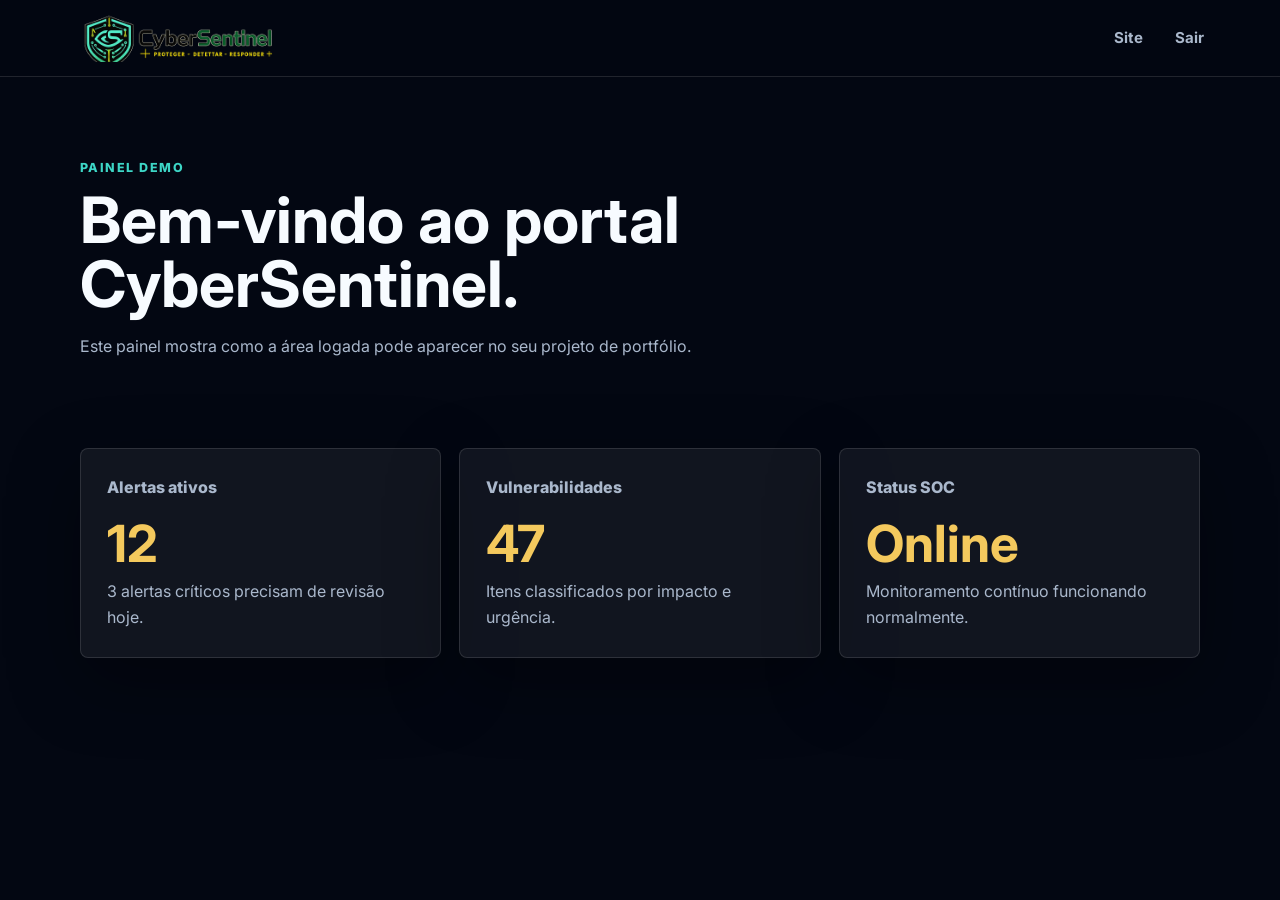
<file: dashboard.html>
<!DOCTYPE html>
<html lang="pt-br">

<head>
    <meta charset="UTF-8">
    <meta name="viewport" content="width=device-width, initial-scale=1.0">
    <meta name="description" content="Painel demonstrativo CyberSentinel.">
    <title>Painel | CyberSentinel</title>
    <link rel="preconnect" href="https://fonts.googleapis.com">
    <link rel="preconnect" href="https://fonts.gstatic.com" crossorigin>
    <link href="https://fonts.googleapis.com/css2?family=Inter:wght@400;500;600;700;800&display=swap" rel="stylesheet">
    <link rel="stylesheet" href="css/styles.css">
</head>

<body class="dashboard-page">
    <nav class="navbar dashboard-nav" aria-label="Menu do painel">
        <a class="brand" href="index.html">
            <img class="brand-logo" src="assets/img/CyberSentinel.png" alt="CyberSentinel">
        </a>
        <div class="nav-links dashboard-links">
            <a href="index.html">Site</a>
            <a href="login.html">Sair</a>
        </div>
    </nav>

    <main class="dashboard-main">
        <section class="dashboard-hero">
            <div class="container">
                <p class="section-kicker">Painel demo</p>
                <h1>Bem-vindo ao portal CyberSentinel.</h1>
                <p>Este painel mostra como a área logada pode aparecer no seu projeto de portfólio.</p>
            </div>
        </section>

        <section class="dashboard-section">
            <div class="container dashboard-grid">
                <article class="dashboard-card">
                    <span>Alertas ativos</span>
                    <strong>12</strong>
                    <p>3 alertas críticos precisam de revisão hoje.</p>
                </article>
                <article class="dashboard-card">
                    <span>Vulnerabilidades</span>
                    <strong>47</strong>
                    <p>Itens classificados por impacto e urgência.</p>
                </article>
                <article class="dashboard-card">
                    <span>Status SOC</span>
                    <strong>Online</strong>
                    <p>Monitoramento contínuo funcionando normalmente.</p>
                </article>
            </div>
        </section>
    </main>

    <script src="js/main.js"></script>
</body>

</html>
</file>
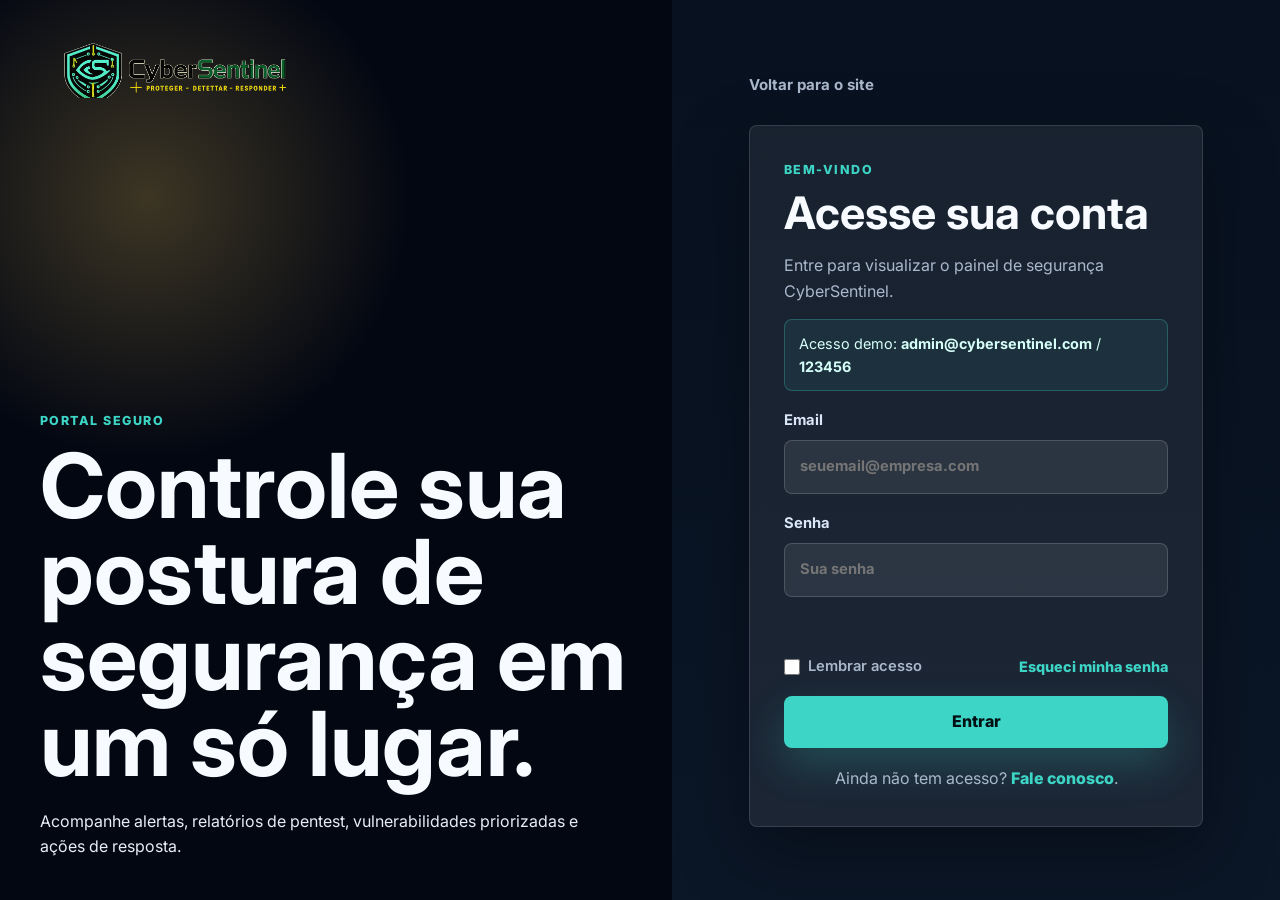
<file: login.html>
<!DOCTYPE html>
<html lang="pt-br">

<head>
    <meta charset="UTF-8">
    <meta name="viewport" content="width=device-width, initial-scale=1.0">
    <meta name="description" content="Login do portal CyberSentinel.">
    <title>Login | CyberSentinel</title>
    <link rel="preconnect" href="https://fonts.googleapis.com">
    <link rel="preconnect" href="https://fonts.gstatic.com" crossorigin>
    <link href="https://fonts.googleapis.com/css2?family=Inter:wght@400;500;600;700;800&display=swap" rel="stylesheet">
    <link rel="stylesheet" href="css/styles.css">
</head>

<body class="login-page">
    <main class="login-shell">
        <section class="login-visual" aria-label="Apresentação CyberSentinel">
            <a class="brand login-brand" href="index.html">
                <img class="brand-logo" src="assets/img/CyberSentinel.png" alt="CyberSentinel">
            </a>
            <div class="login-visual-content">
                <p class="eyebrow">Portal seguro</p>
                <h1>Controle sua postura de segurança em um só lugar.</h1>
                <p>
                    Acompanhe alertas, relatórios de pentest, vulnerabilidades priorizadas e ações de resposta.
                </p>
            </div>
        </section>

        <section class="login-panel" aria-label="Formulário de login">
            <a class="back-link" href="index.html">Voltar para o site</a>
            <form class="login-form" action="#" method="POST" data-login-form>
                <div>
                    <p class="section-kicker">Bem-vindo</p>
                    <h2>Acesse sua conta</h2>
                    <p class="form-intro">Entre para visualizar o painel de segurança CyberSentinel.</p>
                    <p class="demo-access">Acesso demo: <strong>admin@cybersentinel.com</strong> / <strong>123456</strong></p>
                </div>
                <label>
                    Email
                    <input type="email" name="email" placeholder="seuemail@empresa.com" autocomplete="email" required>
                </label>
                <label>
                    Senha
                    <input type="password" name="senha" placeholder="Sua senha" autocomplete="current-password" required>
                </label>
                <p class="form-message" data-login-message aria-live="polite"></p>
                <div class="form-options">
                    <label class="checkbox-label">
                        <input type="checkbox" name="lembrar">
                        Lembrar acesso
                    </label>
                    <a href="#">Esqueci minha senha</a>
                </div>
                <button type="submit" class="btn btn-primary full-width">Entrar</button>
                <p class="signup-note">Ainda não tem acesso? <a href="index.html#contato">Fale conosco</a>.</p>
            </form>
        </section>
    </main>

    <script src="js/main.js"></script>
</body>

</html>
</file>
<file: css/styles.css>
:root {
    --bg: #07111f;
    --bg-deep: #030712;
    --surface: #0f1b2d;
    --surface-soft: #15243a;
    --line: rgba(255, 255, 255, 0.12);
    --text: #f7fbff;
    --muted: #aab8cc;
    --primary: #3dd6c6;
    --primary-dark: #128c85;
    --accent: #f4c95d;
    --danger: #ff6b6b;
    --shadow: 0 24px 70px rgba(0, 0, 0, 0.35);
}

* {
    box-sizing: border-box;
    margin: 0;
    padding: 0;
}

html {
    scroll-behavior: smooth;
}

body {
    min-height: 100vh;
    background: var(--bg);
    color: var(--text);
    font-family: "Inter", Arial, sans-serif;
    line-height: 1.6;
}

a {
    color: inherit;
}

img {
    display: block;
    max-width: 100%;
}

.container {
    width: min(1120px, calc(100% - 40px));
    margin: 0 auto;
}

.navbar {
    position: fixed;
    top: 0;
    left: 0;
    z-index: 30;
    width: 100%;
    min-height: 76px;
    display: flex;
    align-items: center;
    justify-content: space-between;
    padding: 14px clamp(20px, 5vw, 64px);
    border-bottom: 1px solid var(--line);
    background: rgba(3, 7, 18, 0.82);
    backdrop-filter: blur(18px);
}

.brand {
    display: inline-flex;
    align-items: center;
    gap: 10px;
    color: var(--text);
    font-weight: 800;
    text-decoration: none;
    letter-spacing: 0;
}

.brand-logo {
    display: block;
    width: clamp(150px, 18vw, 220px);
    height: 48px;
    border-radius: 8px;
    object-fit: cover;
    object-position: center;
}

.brand-mark {
    display: grid;
    width: 40px;
    height: 40px;
    place-items: center;
    border: 1px solid rgba(61, 214, 198, 0.45);
    border-radius: 8px;
    background: rgba(61, 214, 198, 0.12);
    color: var(--primary);
    font-size: 0.86rem;
}

.nav-links {
    display: flex;
    align-items: center;
    gap: 8px;
}

.nav-links a,
.back-link {
    color: var(--muted);
    font-size: 0.94rem;
    font-weight: 700;
    text-decoration: none;
    transition: color 0.2s ease, background 0.2s ease;
}

.nav-links a {
    padding: 10px 12px;
    border-radius: 8px;
}

.nav-links a:hover,
.back-link:hover {
    color: var(--text);
}

.nav-links .nav-login {
    border: 1px solid rgba(61, 214, 198, 0.35);
    color: var(--primary);
}

.menu-toggle {
    display: none;
    width: 42px;
    height: 42px;
    border: 1px solid var(--line);
    border-radius: 8px;
    background: rgba(255, 255, 255, 0.05);
    cursor: pointer;
}

.menu-toggle span {
    display: block;
    width: 18px;
    height: 2px;
    margin: 4px auto;
    background: var(--text);
}

.hero {
    position: relative;
    min-height: 92vh;
    display: flex;
    align-items: center;
    overflow: hidden;
    background:
        linear-gradient(90deg, rgba(3, 7, 18, 0.92), rgba(3, 7, 18, 0.62), rgba(3, 7, 18, 0.88)),
        url("https://images.unsplash.com/photo-1550751827-4bd374c3f58b?auto=format&fit=crop&w=1800&q=85") center/cover;
}

#particles-js,
.hero-overlay {
    position: absolute;
    inset: 0;
}

#particles-js {
    z-index: 1;
}

.hero-overlay {
    z-index: 2;
    background: radial-gradient(circle at 20% 30%, rgba(61, 214, 198, 0.24), transparent 34%);
}

.hero-content {
    position: relative;
    z-index: 3;
    padding: 130px 0 90px;
}

.eyebrow,
.section-kicker {
    color: var(--primary);
    font-size: 0.78rem;
    font-weight: 800;
    letter-spacing: 0.12em;
    text-transform: uppercase;
}

.hero h1,
.login-visual h1 {
    max-width: 820px;
    margin-top: 12px;
    font-size: clamp(2.7rem, 7vw, 5.7rem);
    line-height: 0.96;
    letter-spacing: 0;
}

.hero-copy {
    max-width: 660px;
    margin: 24px 0 34px;
    color: #d9e6f8;
    font-size: 1.13rem;
}

.hero-actions {
    display: flex;
    flex-wrap: wrap;
    gap: 14px;
}

.btn {
    display: inline-flex;
    min-height: 48px;
    align-items: center;
    justify-content: center;
    padding: 13px 20px;
    border: 0;
    border-radius: 8px;
    cursor: pointer;
    font: inherit;
    font-weight: 800;
    text-decoration: none;
    transition: transform 0.2s ease, box-shadow 0.2s ease, background 0.2s ease;
}

.btn:hover {
    transform: translateY(-2px);
}

.btn-primary {
    background: var(--primary);
    color: #021013;
    box-shadow: 0 18px 40px rgba(61, 214, 198, 0.22);
}

.btn-primary:hover {
    background: #69eadf;
}

.btn-secondary {
    border: 1px solid rgba(255, 255, 255, 0.22);
    background: rgba(255, 255, 255, 0.08);
    color: var(--text);
}

.full-width {
    width: 100%;
}

section {
    padding: 96px 0;
}

.section-band {
    background: #091525;
}

.split-layout,
.contact-layout {
    display: grid;
    grid-template-columns: 1.1fr 0.9fr;
    gap: 48px;
    align-items: center;
}

h2 {
    margin: 10px 0 16px;
    font-size: clamp(2rem, 4vw, 3.3rem);
    line-height: 1.05;
}

.sobre p,
.contato p,
.form-intro {
    color: var(--muted);
}

.demo-access {
    margin-top: 14px;
    padding: 12px 14px;
    border: 1px solid rgba(61, 214, 198, 0.28);
    border-radius: 8px;
    background: rgba(61, 214, 198, 0.08);
    color: #d7fff9;
    font-size: 0.9rem;
}

.metrics-panel {
    display: grid;
    grid-template-columns: repeat(3, 1fr);
    gap: 14px;
}

.metrics-panel div,
.service-card,
.feedback-card,
.contact-form,
.login-form {
    border: 1px solid var(--line);
    border-radius: 8px;
    background: rgba(255, 255, 255, 0.055);
    box-shadow: var(--shadow);
}

.metrics-panel div {
    padding: 24px;
}

.metrics-panel strong {
    display: block;
    color: var(--accent);
    font-size: 2rem;
    line-height: 1;
}

.metrics-panel span {
    display: block;
    margin-top: 10px;
    color: var(--muted);
    font-size: 0.9rem;
}

.servicos {
    background: var(--bg-deep);
}

.section-heading {
    max-width: 720px;
    margin-bottom: 34px;
}

.service-grid,
.feedback-grid {
    display: grid;
    grid-template-columns: repeat(4, 1fr);
    gap: 18px;
}

.service-card {
    min-height: 270px;
    padding: 26px;
    transition: transform 0.2s ease, border-color 0.2s ease;
}

.service-card:hover {
    transform: translateY(-8px);
    border-color: rgba(61, 214, 198, 0.52);
}

.service-icon {
    display: grid;
    width: 54px;
    height: 54px;
    place-items: center;
    margin-bottom: 22px;
    border-radius: 8px;
    background: rgba(61, 214, 198, 0.13);
    color: var(--primary);
    font-size: 0.82rem;
    font-weight: 900;
}

.service-card h3 {
    margin-bottom: 10px;
    font-size: 1.16rem;
}

.service-card p,
.feedback-card p {
    color: var(--muted);
    font-size: 0.95rem;
}

.feedback-grid {
    grid-template-columns: repeat(2, 1fr);
}

.feedback-card {
    display: flex;
    gap: 18px;
    align-items: center;
    padding: 24px;
}

.feedback-card img {
    width: 72px;
    height: 72px;
    flex: 0 0 auto;
    border-radius: 50%;
    object-fit: cover;
}

.feedback-card strong {
    display: block;
    margin-bottom: 6px;
}

.contato {
    background:
        linear-gradient(90deg, rgba(3, 7, 18, 0.94), rgba(3, 7, 18, 0.78)),
        url("https://images.unsplash.com/photo-1516321318423-f06f85e504b3?auto=format&fit=crop&w=1600&q=85") center/cover;
}

.contact-form,
.login-form {
    display: grid;
    gap: 18px;
    padding: 28px;
}

label {
    display: grid;
    gap: 8px;
    color: #dbe7f6;
    font-size: 0.92rem;
    font-weight: 700;
}

input,
textarea {
    width: 100%;
    border: 1px solid rgba(255, 255, 255, 0.16);
    border-radius: 8px;
    background: rgba(255, 255, 255, 0.08);
    color: var(--text);
    font: inherit;
    outline: none;
    padding: 14px 15px;
    transition: border-color 0.2s ease, box-shadow 0.2s ease;
}

input:focus,
textarea:focus {
    border-color: rgba(61, 214, 198, 0.8);
    box-shadow: 0 0 0 4px rgba(61, 214, 198, 0.13);
}

textarea {
    min-height: 132px;
    resize: vertical;
}

footer {
    padding: 28px 20px;
    border-top: 1px solid var(--line);
    background: #030712;
    color: var(--muted);
    text-align: center;
}

.login-page {
    background: var(--bg-deep);
}

.login-shell {
    min-height: 100vh;
    display: grid;
    grid-template-columns: 1.05fr 0.95fr;
}

.login-visual {
    position: relative;
    display: flex;
    min-height: 100vh;
    flex-direction: column;
    justify-content: space-between;
    padding: 40px;
    overflow: hidden;
    background:
        linear-gradient(180deg, rgba(3, 7, 18, 0.38), rgba(3, 7, 18, 0.86)),
        url("https://images.unsplash.com/photo-1563986768609-322da13575f3?auto=format&fit=crop&w=1600&q=85") center/cover;
}

.login-visual::after {
    content: "";
    position: absolute;
    inset: 0;
    background: radial-gradient(circle at 22% 22%, rgba(244, 201, 93, 0.24), transparent 30%);
}

.login-brand,
.login-visual-content {
    position: relative;
    z-index: 1;
}

.login-brand .brand-logo {
    width: clamp(170px, 24vw, 260px);
    height: 58px;
}

.login-visual-content {
    max-width: 680px;
}

.login-visual-content p:last-child {
    max-width: 560px;
    margin-top: 22px;
    color: #e6eef9;
}

.login-panel {
    display: flex;
    min-height: 100vh;
    flex-direction: column;
    justify-content: center;
    padding: 40px clamp(24px, 6vw, 86px);
    background: linear-gradient(180deg, #07111f, #0b1626);
}

.back-link {
    width: max-content;
    margin-bottom: 28px;
}

.login-form {
    width: min(100%, 470px);
    padding: 34px;
    background: rgba(255, 255, 255, 0.07);
}

.login-form h2 {
    font-size: clamp(2rem, 4vw, 2.8rem);
}

.form-options {
    display: flex;
    align-items: center;
    justify-content: space-between;
    gap: 16px;
    color: var(--muted);
    font-size: 0.9rem;
}

.checkbox-label {
    display: flex;
    align-items: center;
    gap: 8px;
    color: var(--muted);
    font-weight: 600;
}

.checkbox-label input {
    width: 16px;
    height: 16px;
}

.form-options a,
.signup-note a {
    color: var(--primary);
    font-weight: 800;
    text-decoration: none;
}

.signup-note {
    color: var(--muted);
    text-align: center;
}

.form-message {
    min-height: 22px;
    color: var(--muted);
    font-size: 0.9rem;
    font-weight: 700;
}

.form-message.is-error {
    color: var(--danger);
}

.form-message.is-success {
    color: var(--primary);
}

.dashboard-page {
    background: var(--bg-deep);
}

.dashboard-main {
    padding-top: 76px;
}

.dashboard-hero {
    padding: 82px 0 44px;
    background:
        linear-gradient(90deg, rgba(3, 7, 18, 0.94), rgba(3, 7, 18, 0.72)),
        url("https://images.unsplash.com/photo-1558494949-ef010cbdcc31?auto=format&fit=crop&w=1600&q=85") center/cover;
}

.dashboard-hero h1 {
    max-width: 760px;
    margin-top: 10px;
    font-size: clamp(2.4rem, 5vw, 4.7rem);
    line-height: 1;
}

.dashboard-hero p:last-child {
    max-width: 620px;
    margin-top: 18px;
    color: var(--muted);
}

.dashboard-section {
    padding: 44px 0 90px;
}

.dashboard-grid {
    display: grid;
    grid-template-columns: repeat(3, 1fr);
    gap: 18px;
}

.dashboard-card {
    min-height: 210px;
    padding: 26px;
    border: 1px solid var(--line);
    border-radius: 8px;
    background: rgba(255, 255, 255, 0.06);
    box-shadow: var(--shadow);
}

.dashboard-card span {
    color: var(--muted);
    font-weight: 800;
}

.dashboard-card strong {
    display: block;
    margin: 18px 0 10px;
    color: var(--accent);
    font-size: clamp(2rem, 4vw, 3.2rem);
    line-height: 1;
}

.dashboard-card p {
    color: var(--muted);
}

@media (max-width: 980px) {
    .service-grid {
        grid-template-columns: repeat(2, 1fr);
    }

    .split-layout,
    .contact-layout,
    .login-shell {
        grid-template-columns: 1fr;
    }

    .login-visual {
        min-height: 52vh;
    }

    .login-panel {
        min-height: auto;
    }
}

@media (max-width: 760px) {
    .navbar {
        min-height: 68px;
    }

    .menu-toggle {
        display: block;
    }

    .nav-links {
        position: absolute;
        top: 68px;
        left: 0;
        width: 100%;
        display: none;
        flex-direction: column;
        align-items: stretch;
        padding: 16px 20px 20px;
        border-bottom: 1px solid var(--line);
        background: rgba(3, 7, 18, 0.96);
    }

    .nav-links.is-open {
        display: flex;
    }

    .nav-links a {
        padding: 12px;
    }

    .hero {
        min-height: 88vh;
    }

    .hero-actions,
    .form-options {
        align-items: stretch;
        flex-direction: column;
    }

    .hero-actions .btn {
        width: 100%;
    }

    section {
        padding: 72px 0;
    }

    .metrics-panel,
    .service-grid,
    .feedback-grid,
    .dashboard-grid {
        grid-template-columns: 1fr;
    }

    .feedback-card {
        align-items: flex-start;
    }

    .login-visual,
    .login-panel {
        padding: 28px 20px;
    }

    .login-form {
        padding: 24px;
    }
}
</file>
